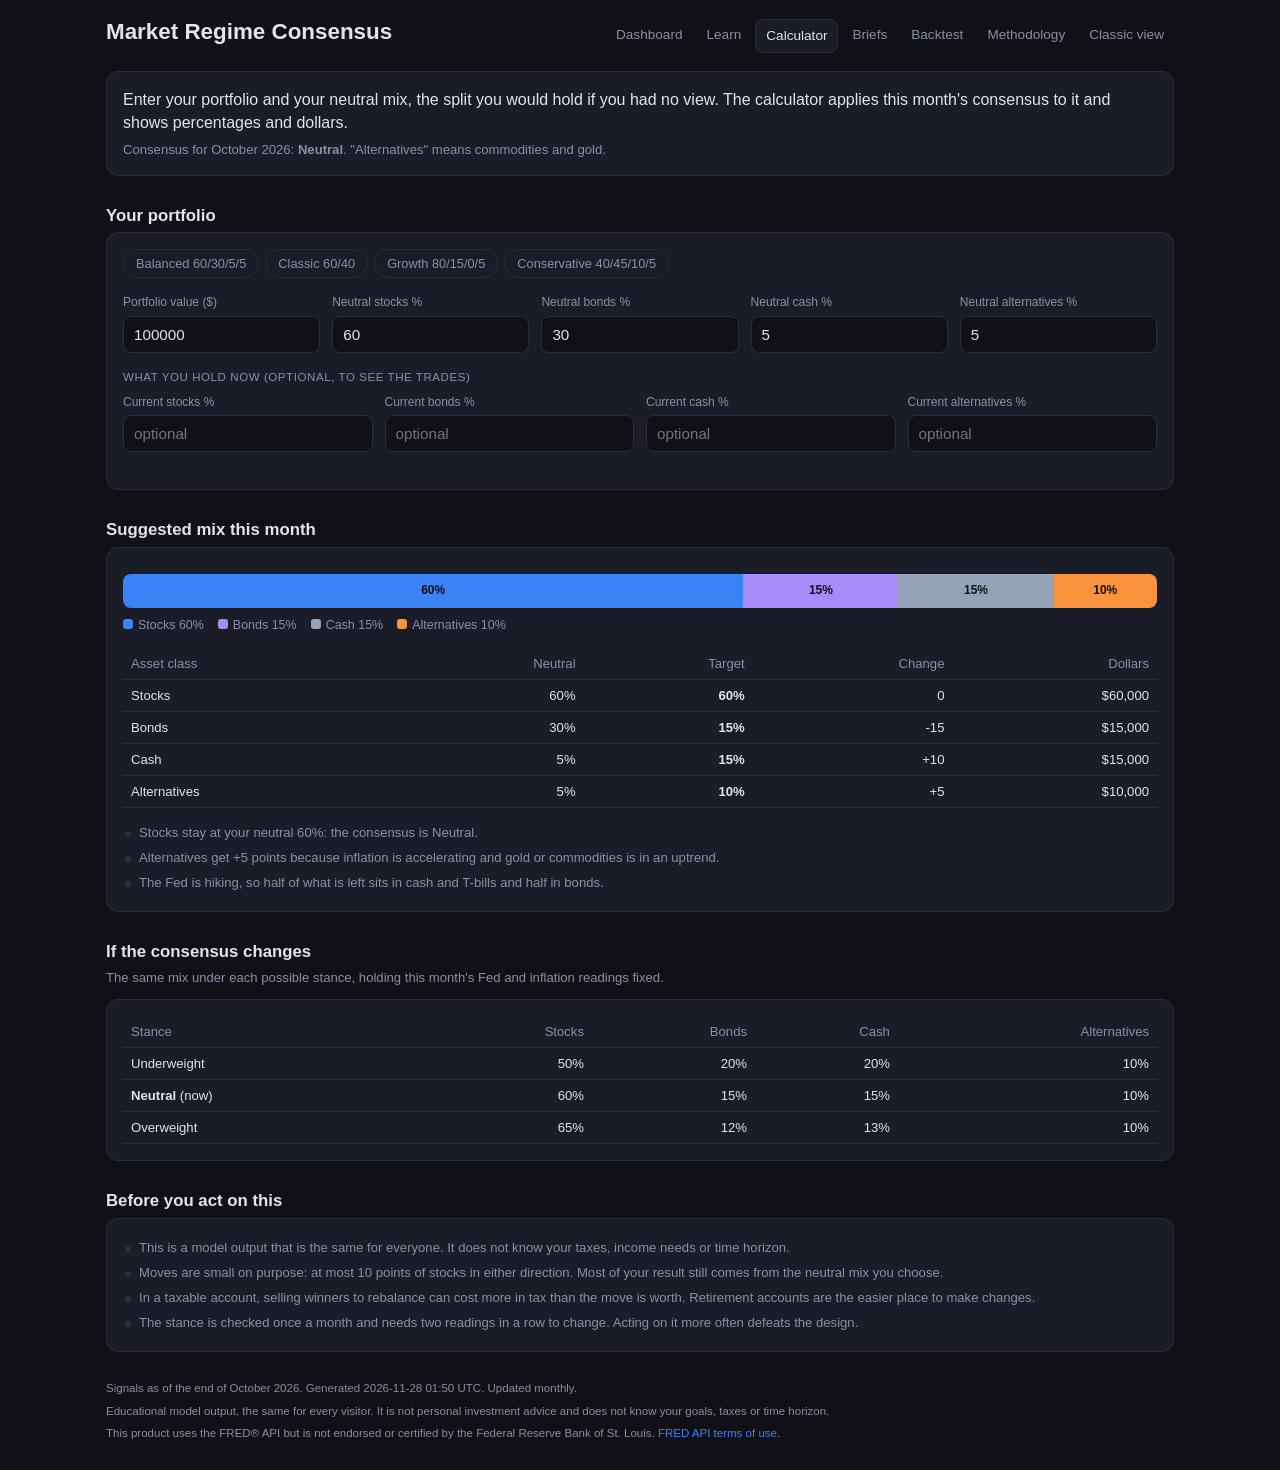
<file: docs/calculator.html>
<!DOCTYPE html>
<html lang="en">
<head>
<meta charset="UTF-8">
<meta name="viewport" content="width=device-width, initial-scale=1.0">
<title>Allocation calculator</title>
<link rel="stylesheet" href="style.css">
</head>
<body>
<div class="topbar" id="topbar"></div>
<div id="app"><div class="loading">Loading signals...</div></div>
<footer></footer>

<script src="app.js"></script>
<script>
renderNav('calculator.html');

const PRESETS = { 'Balanced 60/30/5/5': [60, 30, 5, 5], 'Classic 60/40': [60, 40, 0, 0], 'Growth 80/15/0/5': [80, 15, 0, 5], 'Conservative 40/45/10/5': [40, 45, 10, 5] };
const money = (x) => '$' + Math.round(x).toLocaleString('en-US');
const num = (id) => { const v = parseFloat($('#' + id).value); return Number.isFinite(v) ? v : null; };
let D = null;

function inputs(prefix, label, values) {
  return ASSETS.map((a, i) => `<label>${label} ${ASSET_NAME[a].toLowerCase()} %<input id="${prefix}_${a}" type="number" inputmode="decimal" min="0" max="100" step="1" value="${values ? values[i] : ''}" ${values ? '' : 'placeholder="optional"'}></label>`).join('');
}

function shell(d) {
  const n = d.allocation.neutral;
  $('#app').innerHTML = sampleBanner(d) + `
    <div class="card">
      <p>Enter your portfolio and your neutral mix, the split you would hold if you had no view. The calculator applies this month's consensus to it and shows percentages and dollars.</p>
      <p class="hint" style="margin-top:6px">Consensus for ${esc(d.as_of_label)}: <b>${esc(d.stance.label)}</b>. "Alternatives" means commodities and gold.</p>
    </div>
    <h2>Your portfolio</h2>
    <div class="card">
      <div class="chips" style="margin-top:0">${Object.keys(PRESETS).map((p) => `<button class="chip" data-preset="${p}">${p}</button>`).join('')}</div>
      <div class="form">
        <label>Portfolio value ($)<input id="value" type="number" inputmode="decimal" min="0" step="1000" value="100000"></label>
        ${inputs('n', 'Neutral', ASSETS.map((a) => n[a]))}
      </div>
      <div class="label" style="margin:16px 0 8px">What you hold now (optional, to see the trades)</div>
      <div class="form">${inputs('c', 'Current', null)}</div>
      <div class="err" id="err"></div>
    </div>
    <div id="out"></div>`;
  document.querySelectorAll('[data-preset]').forEach((b) => b.addEventListener('click', () => {
    PRESETS[b.dataset.preset].forEach((v, i) => { $('#n_' + ASSETS[i]).value = v; });
    calc();
  }));
  document.querySelectorAll('input').forEach((i) => i.addEventListener('input', calc));
}

function calc() {
  const a = D.allocation, s = D.stance;
  const value = num('value') || 0;
  const neutral = Object.fromEntries(ASSETS.map((k) => [k, num('n_' + k) ?? 0]));
  const nSum = ASSETS.reduce((t, k) => t + neutral[k], 0);
  const cur = Object.fromEntries(ASSETS.map((k) => [k, num('c_' + k)]));
  const hasCur = ASSETS.some((k) => cur[k] != null);
  const cSum = ASSETS.reduce((t, k) => t + (cur[k] || 0), 0);
  let err = '';
  if (ASSETS.some((k) => neutral[k] < 0 || neutral[k] > 100)) err = 'Each percentage must be between 0 and 100.';
  else if (Math.abs(nSum - 100) > 0.01) err = `Your neutral mix adds up to ${nSum}%. It needs to total 100%.`;
  else if (hasCur && Math.abs(cSum - 100) > 0.01) err = `Your current mix adds up to ${cSum}%. It needs to total 100%, or leave all four blank.`;
  $('#err').textContent = err;
  if (err) { $('#out').innerHTML = ''; return; }

  const target = modelAllocation(neutral, a.equity_offset, a.alt_tilt, a.defensive, a.cash_share);
  const diff = (x) => (x === 0 ? '0' : (x > 0 ? '+' : '') + x);
  const why = [];
  why.push(a.equity_offset === 0 ? `Stocks stay at your neutral ${neutral.stocks}%: the consensus is ${s.label}.`
    : `Stocks move ${diff(a.equity_offset)} points: the consensus is ${s.label}${s.valuation_tilt === 'expensive' && a.equity_offset > 0 ? ', at half size because valuation reads expensive' : ''}.`);
  why.push(a.alt_tilt > 0 ? `Alternatives get ${diff(a.alt_tilt)} points because inflation is accelerating and gold or commodities is in an uptrend.`
    : a.alt_tilt < 0 ? `Alternatives give up ${Math.abs(a.alt_tilt)} points because growth and inflation are both slowing.`
    : `Alternatives stay at neutral: ${esc(a.alt_note)}`);
  why.push({ cash: 'The Fed is hiking, so half of what is left sits in cash and T-bills and half in bonds.',
    bonds: 'The Fed is cutting, so about nine-tenths of what is left sits in bonds.',
    split: 'The Fed is on hold, so bonds and cash keep your usual proportions.' }[a.defensive]);

  const scen = [['Underweight', -s.step_down], ['Neutral', 0], ['Overweight', s.step_up]].map(([name, off]) =>
    [name, modelAllocation(neutral, off, a.alt_tilt, a.defensive, a.cash_share)]);

  $('#out').innerHTML = `
    <h2>Suggested mix this month</h2>
    <div class="card calc">
      ${mixBar(target)}
      <table style="margin-top:14px">
        <tr><th>Asset class</th><th class="n">Neutral</th><th class="n">Target</th><th class="n">Change</th><th class="n">Dollars</th>${hasCur ? '<th class="n">Trade</th>' : ''}</tr>
        ${ASSETS.map((k) => `<tr><td>${ASSET_NAME[k]}</td><td class="n">${neutral[k]}%</td><td class="n"><b>${target[k]}%</b></td><td class="n">${diff(Math.round((target[k] - neutral[k]) * 10) / 10)}</td><td class="n">${money(value * target[k] / 100)}</td>
          ${hasCur ? `<td class="n">${(() => { const t = value * (target[k] - (cur[k] || 0)) / 100; return Math.abs(t) < 1 ? 'none' : (t > 0 ? 'Buy ' : 'Sell ') + money(Math.abs(t)); })()}</td>` : ''}</tr>`).join('')}
      </table>
      <ul class="notes" style="margin-top:12px">${why.map((w) => `<li>${esc(w)}</li>`).join('')}</ul>
    </div>
    <h2>If the consensus changes</h2>
    <p class="hint">The same mix under each possible stance, holding this month's Fed and inflation readings fixed.</p>
    <div class="card calc"><table>
      <tr><th>Stance</th>${ASSETS.map((k) => `<th class="n">${ASSET_NAME[k]}</th>`).join('')}</tr>
      ${scen.map(([name, m]) => `<tr><td>${name === s.label ? `<b>${name}</b> (now)` : name}</td>${ASSETS.map((k) => `<td class="n">${m[k]}%</td>`).join('')}</tr>`).join('')}
    </table></div>
    <h2>Before you act on this</h2>
    <div class="card"><ul class="notes">
      <li>This is a model output that is the same for everyone. It does not know your taxes, income needs or time horizon.</li>
      <li>Moves are small on purpose: at most ${Math.max(s.step_up, s.step_down)} points of stocks in either direction. Most of your result still comes from the neutral mix you choose.</li>
      <li>In a taxable account, selling winners to rebalance can cost more in tax than the move is worth. Retirement accounts are the easier place to make changes.</li>
      <li>The stance is checked once a month and needs two readings in a row to change. Acting on it more often defeats the design.</li>
    </ul></div>`;
}

loadJSON('data/signals.json').then((d) => { D = d; shell(d); calc(); renderFooter(d); }).catch(showError);
</script>
</body>
</html>
</file>
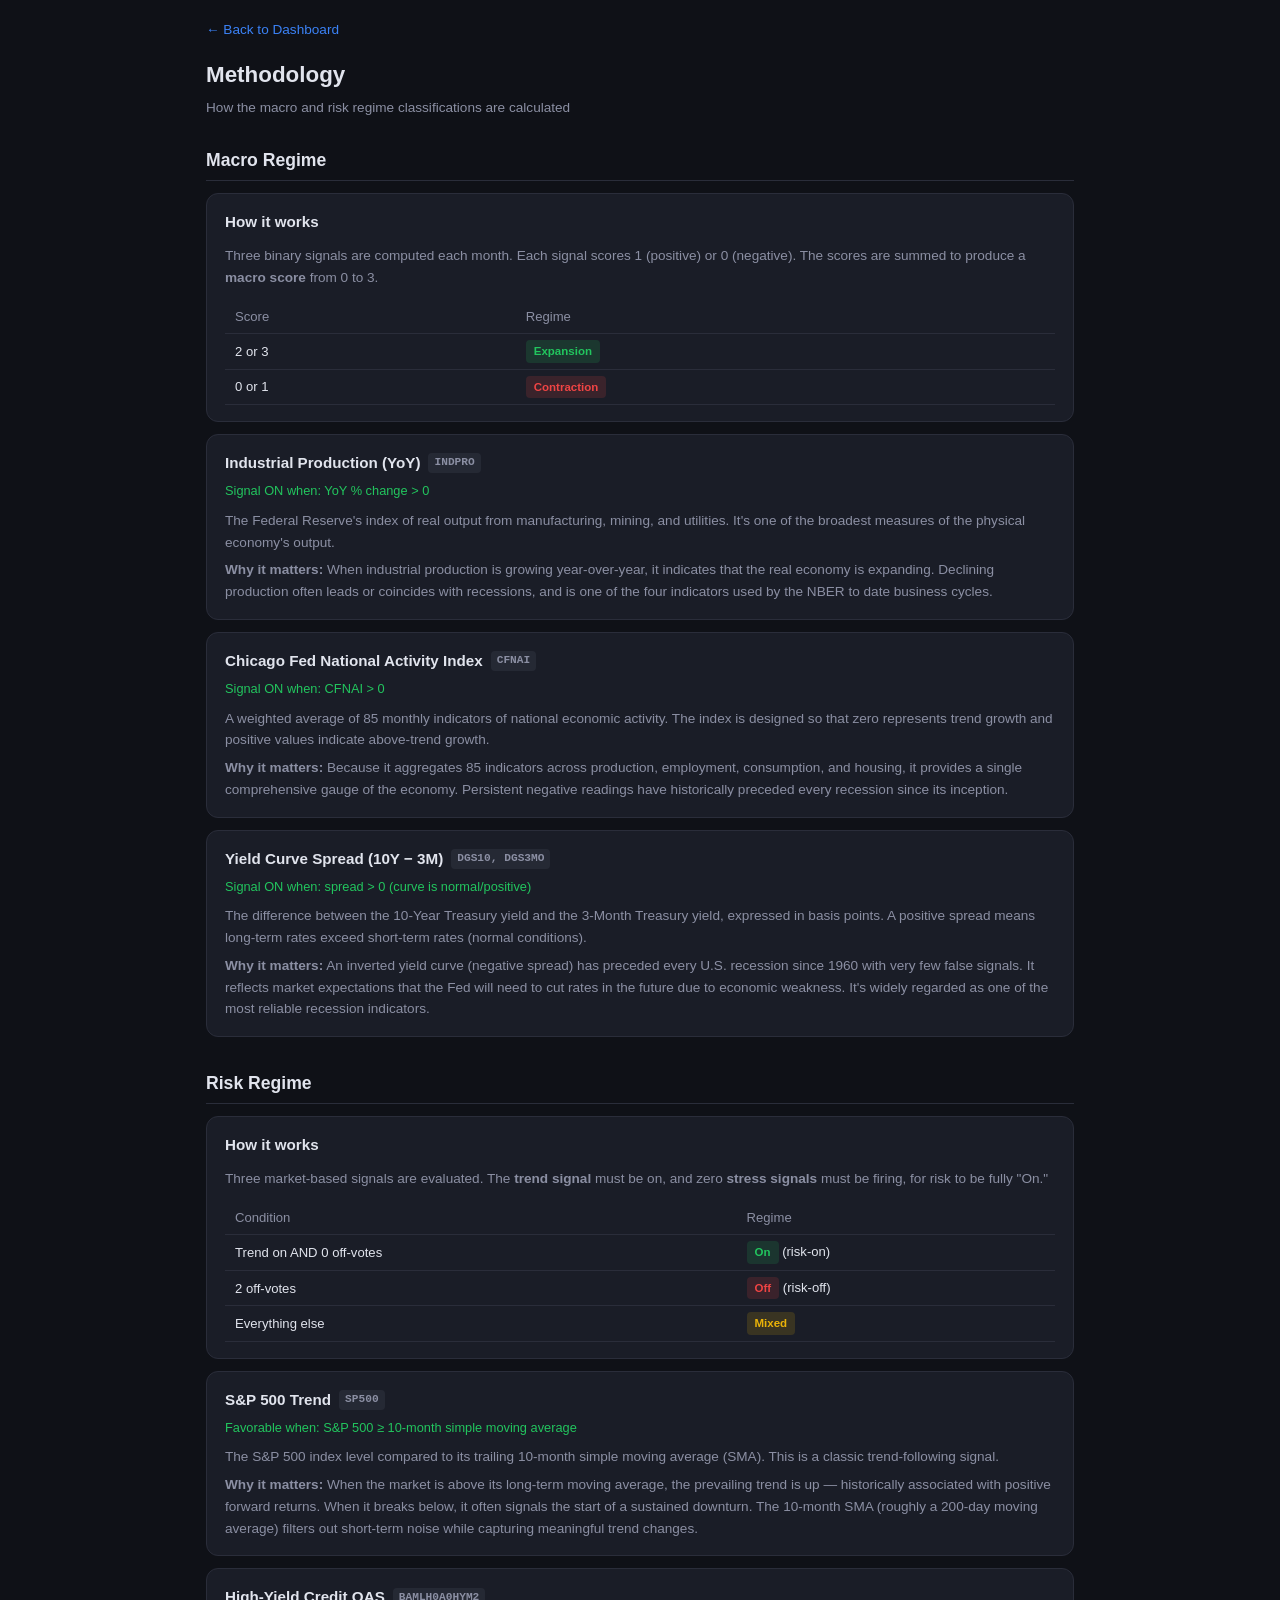
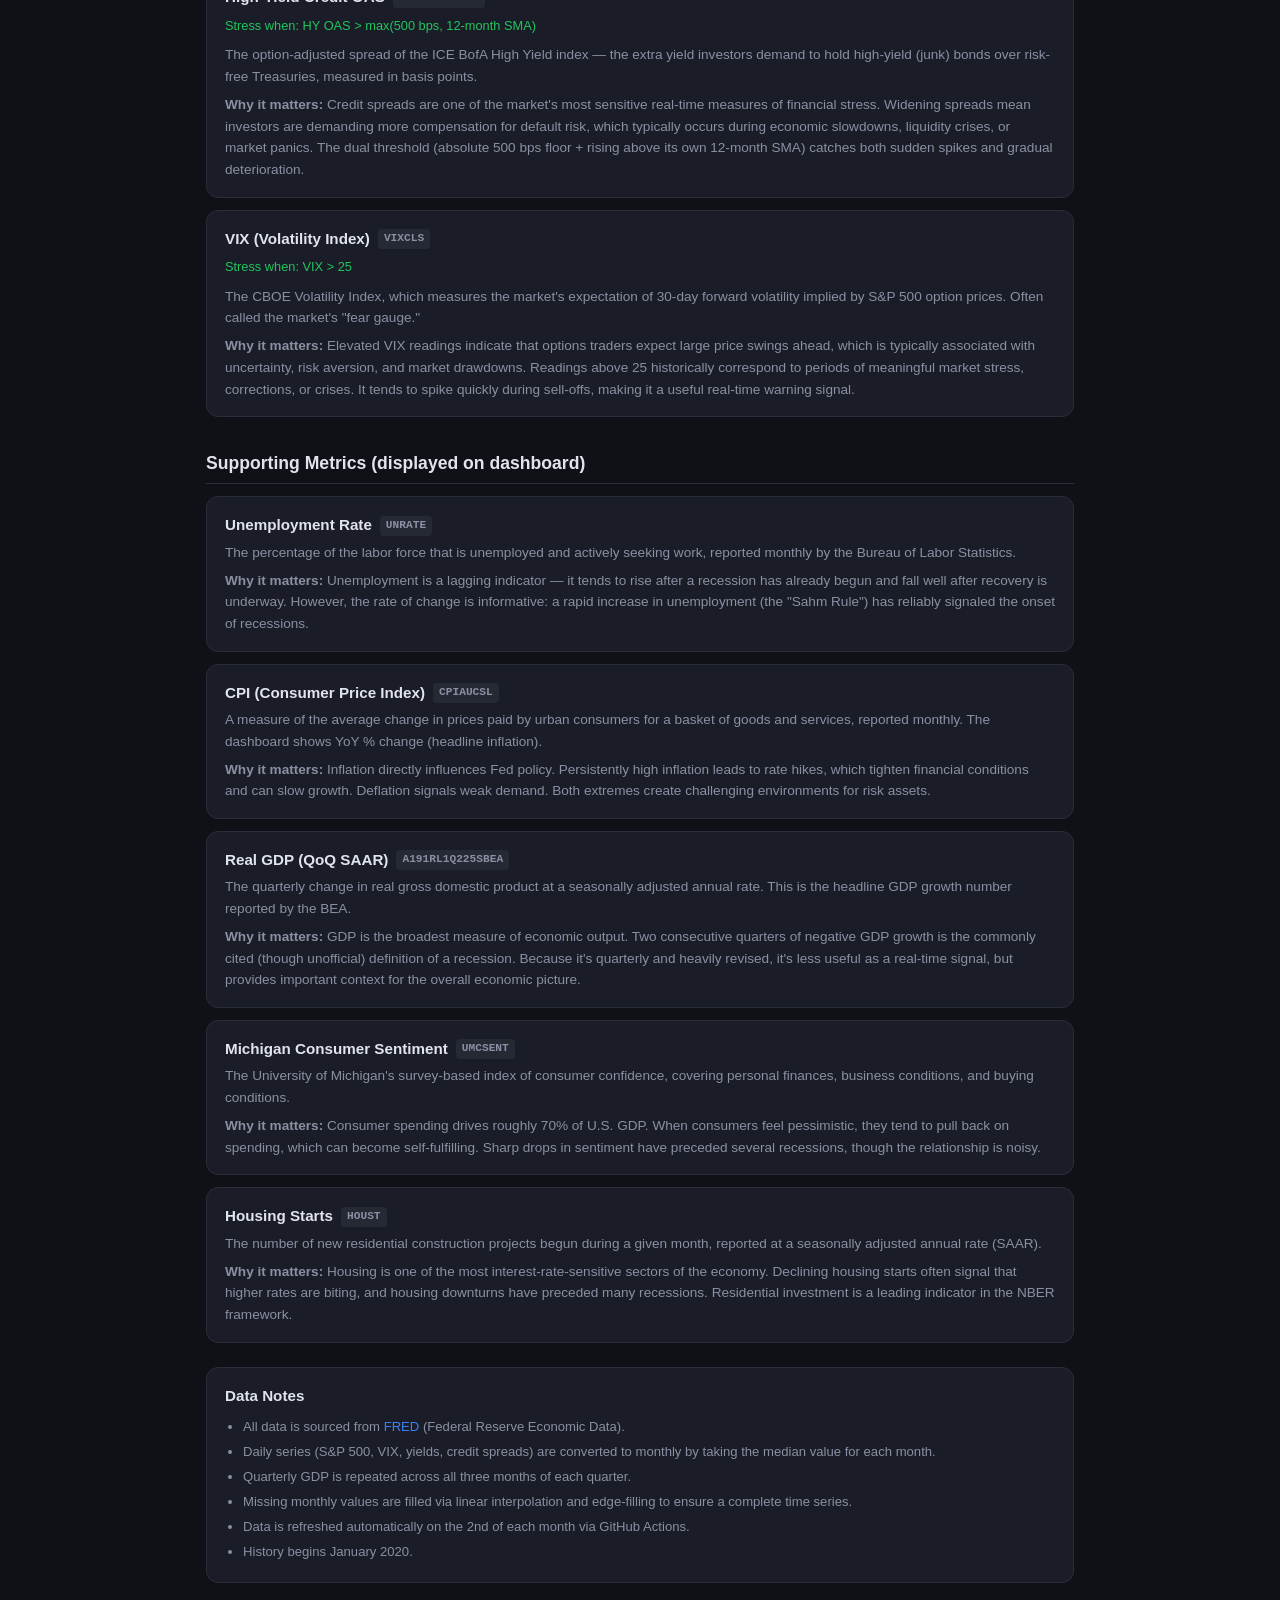
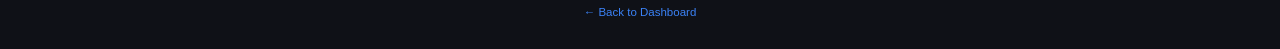
<file: docs/classic-methodology.html>
<!DOCTYPE html>
<html lang="en">
<head>
<meta charset="UTF-8">
<meta name="viewport" content="width=device-width, initial-scale=1.0">
<title>Methodology — Risk Regime Dashboard</title>
<style>
  :root {
    --bg: #0f1117;
    --card: #1a1d27;
    --border: #2a2d3a;
    --text: #e1e4ed;
    --muted: #8b8fa3;
    --green: #22c55e;
    --red: #ef4444;
    --yellow: #eab308;
    --blue: #3b82f6;
  }
  * { margin: 0; padding: 0; box-sizing: border-box; }
  body {
    font-family: -apple-system, BlinkMacSystemFont, 'Segoe UI', Roboto, sans-serif;
    background: var(--bg);
    color: var(--text);
    padding: 16px;
    max-width: 900px;
    margin: 0 auto;
    line-height: 1.6;
  }
  a { color: var(--blue); text-decoration: none; }
  a:hover { text-decoration: underline; }
  .back { display: inline-block; margin-bottom: 16px; font-size: 0.85rem; }
  h1 { font-size: 1.4rem; margin-bottom: 4px; }
  .subtitle { color: var(--muted); font-size: 0.85rem; margin-bottom: 28px; }

  h2 {
    font-size: 1.1rem;
    margin: 32px 0 12px;
    padding-bottom: 6px;
    border-bottom: 1px solid var(--border);
  }
  h2:first-of-type { margin-top: 0; }

  .metric-card {
    background: var(--card);
    border: 1px solid var(--border);
    border-radius: 12px;
    padding: 16px 18px;
    margin-bottom: 12px;
  }
  .metric-card h3 {
    font-size: 0.95rem;
    margin-bottom: 4px;
    display: flex;
    align-items: center;
    gap: 8px;
  }
  .metric-card .fred-code {
    font-size: 0.7rem;
    color: var(--muted);
    background: rgba(139,143,163,0.1);
    padding: 1px 6px;
    border-radius: 4px;
    font-family: monospace;
  }
  .metric-card .signal-rule {
    font-size: 0.8rem;
    color: var(--green);
    margin: 6px 0 8px;
    font-weight: 500;
  }
  .metric-card p {
    font-size: 0.85rem;
    color: var(--muted);
    margin-bottom: 6px;
  }
  .metric-card p:last-child { margin-bottom: 0; }

  .regime-logic {
    background: var(--card);
    border: 1px solid var(--border);
    border-radius: 12px;
    padding: 16px 18px;
    margin-bottom: 12px;
  }
  .regime-logic h3 { font-size: 0.95rem; margin-bottom: 10px; }
  .regime-logic table { width: 100%; border-collapse: collapse; font-size: 0.82rem; }
  .regime-logic th { text-align: left; padding: 6px 10px; border-bottom: 1px solid var(--border); color: var(--muted); font-weight: 500; }
  .regime-logic td { padding: 6px 10px; border-bottom: 1px solid var(--border); }
  .tag {
    display: inline-block;
    padding: 2px 8px;
    border-radius: 4px;
    font-size: 0.72rem;
    font-weight: 600;
  }
  .tag-green { background: rgba(34,197,94,0.15); color: var(--green); }
  .tag-red { background: rgba(239,68,68,0.15); color: var(--red); }
  .tag-yellow { background: rgba(234,179,8,0.15); color: var(--yellow); }

  .data-note {
    background: var(--card);
    border: 1px solid var(--border);
    border-radius: 12px;
    padding: 16px 18px;
    margin-top: 24px;
    font-size: 0.82rem;
    color: var(--muted);
  }
  .data-note h3 { font-size: 0.95rem; color: var(--text); margin-bottom: 8px; }
  .data-note ul { margin-left: 18px; }
  .data-note li { margin-bottom: 4px; }

  footer { text-align: center; color: var(--muted); font-size: 0.72rem; padding: 20px 0 12px; }
</style>
</head>
<body>

<a href="classic.html" class="back">&larr; Back to Dashboard</a>

<h1>Methodology</h1>
<p class="subtitle">How the macro and risk regime classifications are calculated</p>

<!-- ===== MACRO REGIME ===== -->
<h2>Macro Regime</h2>

<div class="regime-logic">
  <h3>How it works</h3>
  <p style="font-size:0.85rem; color:var(--muted); margin-bottom:12px;">
    Three binary signals are computed each month. Each signal scores 1 (positive) or 0 (negative). The scores are summed to produce a <strong>macro score</strong> from 0 to 3.
  </p>
  <table>
    <thead><tr><th>Score</th><th>Regime</th></tr></thead>
    <tbody>
      <tr><td>2 or 3</td><td><span class="tag tag-green">Expansion</span></td></tr>
      <tr><td>0 or 1</td><td><span class="tag tag-red">Contraction</span></td></tr>
    </tbody>
  </table>
</div>

<div class="metric-card">
  <h3>Industrial Production (YoY) <span class="fred-code">INDPRO</span></h3>
  <div class="signal-rule">Signal ON when: YoY % change &gt; 0</div>
  <p>The Federal Reserve's index of real output from manufacturing, mining, and utilities. It's one of the broadest measures of the physical economy's output.</p>
  <p><strong>Why it matters:</strong> When industrial production is growing year-over-year, it indicates that the real economy is expanding. Declining production often leads or coincides with recessions, and is one of the four indicators used by the NBER to date business cycles.</p>
</div>

<div class="metric-card">
  <h3>Chicago Fed National Activity Index <span class="fred-code">CFNAI</span></h3>
  <div class="signal-rule">Signal ON when: CFNAI &gt; 0</div>
  <p>A weighted average of 85 monthly indicators of national economic activity. The index is designed so that zero represents trend growth and positive values indicate above-trend growth.</p>
  <p><strong>Why it matters:</strong> Because it aggregates 85 indicators across production, employment, consumption, and housing, it provides a single comprehensive gauge of the economy. Persistent negative readings have historically preceded every recession since its inception.</p>
</div>

<div class="metric-card">
  <h3>Yield Curve Spread (10Y &minus; 3M) <span class="fred-code">DGS10, DGS3MO</span></h3>
  <div class="signal-rule">Signal ON when: spread &gt; 0 (curve is normal/positive)</div>
  <p>The difference between the 10-Year Treasury yield and the 3-Month Treasury yield, expressed in basis points. A positive spread means long-term rates exceed short-term rates (normal conditions).</p>
  <p><strong>Why it matters:</strong> An inverted yield curve (negative spread) has preceded every U.S. recession since 1960 with very few false signals. It reflects market expectations that the Fed will need to cut rates in the future due to economic weakness. It's widely regarded as one of the most reliable recession indicators.</p>
</div>

<!-- ===== RISK REGIME ===== -->
<h2>Risk Regime</h2>

<div class="regime-logic">
  <h3>How it works</h3>
  <p style="font-size:0.85rem; color:var(--muted); margin-bottom:12px;">
    Three market-based signals are evaluated. The <strong>trend signal</strong> must be on, and zero <strong>stress signals</strong> must be firing, for risk to be fully "On."
  </p>
  <table>
    <thead><tr><th>Condition</th><th>Regime</th></tr></thead>
    <tbody>
      <tr><td>Trend on AND 0 off-votes</td><td><span class="tag tag-green">On</span> (risk-on)</td></tr>
      <tr><td>2 off-votes</td><td><span class="tag tag-red">Off</span> (risk-off)</td></tr>
      <tr><td>Everything else</td><td><span class="tag tag-yellow">Mixed</span></td></tr>
    </tbody>
  </table>
</div>

<div class="metric-card">
  <h3>S&P 500 Trend <span class="fred-code">SP500</span></h3>
  <div class="signal-rule">Favorable when: S&P 500 &ge; 10-month simple moving average</div>
  <p>The S&P 500 index level compared to its trailing 10-month simple moving average (SMA). This is a classic trend-following signal.</p>
  <p><strong>Why it matters:</strong> When the market is above its long-term moving average, the prevailing trend is up — historically associated with positive forward returns. When it breaks below, it often signals the start of a sustained downturn. The 10-month SMA (roughly a 200-day moving average) filters out short-term noise while capturing meaningful trend changes.</p>
</div>

<div class="metric-card">
  <h3>High-Yield Credit OAS <span class="fred-code">BAMLH0A0HYM2</span></h3>
  <div class="signal-rule">Stress when: HY OAS &gt; max(500 bps, 12-month SMA)</div>
  <p>The option-adjusted spread of the ICE BofA High Yield index — the extra yield investors demand to hold high-yield (junk) bonds over risk-free Treasuries, measured in basis points.</p>
  <p><strong>Why it matters:</strong> Credit spreads are one of the market's most sensitive real-time measures of financial stress. Widening spreads mean investors are demanding more compensation for default risk, which typically occurs during economic slowdowns, liquidity crises, or market panics. The dual threshold (absolute 500 bps floor + rising above its own 12-month SMA) catches both sudden spikes and gradual deterioration.</p>
</div>

<div class="metric-card">
  <h3>VIX (Volatility Index) <span class="fred-code">VIXCLS</span></h3>
  <div class="signal-rule">Stress when: VIX &gt; 25</div>
  <p>The CBOE Volatility Index, which measures the market's expectation of 30-day forward volatility implied by S&P 500 option prices. Often called the market's "fear gauge."</p>
  <p><strong>Why it matters:</strong> Elevated VIX readings indicate that options traders expect large price swings ahead, which is typically associated with uncertainty, risk aversion, and market drawdowns. Readings above 25 historically correspond to periods of meaningful market stress, corrections, or crises. It tends to spike quickly during sell-offs, making it a useful real-time warning signal.</p>
</div>

<!-- ===== SUPPORTING METRICS ===== -->
<h2>Supporting Metrics (displayed on dashboard)</h2>

<div class="metric-card">
  <h3>Unemployment Rate <span class="fred-code">UNRATE</span></h3>
  <p>The percentage of the labor force that is unemployed and actively seeking work, reported monthly by the Bureau of Labor Statistics.</p>
  <p><strong>Why it matters:</strong> Unemployment is a lagging indicator — it tends to rise after a recession has already begun and fall well after recovery is underway. However, the rate of change is informative: a rapid increase in unemployment (the "Sahm Rule") has reliably signaled the onset of recessions.</p>
</div>

<div class="metric-card">
  <h3>CPI (Consumer Price Index) <span class="fred-code">CPIAUCSL</span></h3>
  <p>A measure of the average change in prices paid by urban consumers for a basket of goods and services, reported monthly. The dashboard shows YoY % change (headline inflation).</p>
  <p><strong>Why it matters:</strong> Inflation directly influences Fed policy. Persistently high inflation leads to rate hikes, which tighten financial conditions and can slow growth. Deflation signals weak demand. Both extremes create challenging environments for risk assets.</p>
</div>

<div class="metric-card">
  <h3>Real GDP (QoQ SAAR) <span class="fred-code">A191RL1Q225SBEA</span></h3>
  <p>The quarterly change in real gross domestic product at a seasonally adjusted annual rate. This is the headline GDP growth number reported by the BEA.</p>
  <p><strong>Why it matters:</strong> GDP is the broadest measure of economic output. Two consecutive quarters of negative GDP growth is the commonly cited (though unofficial) definition of a recession. Because it's quarterly and heavily revised, it's less useful as a real-time signal, but provides important context for the overall economic picture.</p>
</div>

<div class="metric-card">
  <h3>Michigan Consumer Sentiment <span class="fred-code">UMCSENT</span></h3>
  <p>The University of Michigan's survey-based index of consumer confidence, covering personal finances, business conditions, and buying conditions.</p>
  <p><strong>Why it matters:</strong> Consumer spending drives roughly 70% of U.S. GDP. When consumers feel pessimistic, they tend to pull back on spending, which can become self-fulfilling. Sharp drops in sentiment have preceded several recessions, though the relationship is noisy.</p>
</div>

<div class="metric-card">
  <h3>Housing Starts <span class="fred-code">HOUST</span></h3>
  <p>The number of new residential construction projects begun during a given month, reported at a seasonally adjusted annual rate (SAAR).</p>
  <p><strong>Why it matters:</strong> Housing is one of the most interest-rate-sensitive sectors of the economy. Declining housing starts often signal that higher rates are biting, and housing downturns have preceded many recessions. Residential investment is a leading indicator in the NBER framework.</p>
</div>

<!-- ===== DATA NOTES ===== -->
<div class="data-note">
  <h3>Data Notes</h3>
  <ul>
    <li>All data is sourced from <a href="https://fred.stlouisfed.org/" target="_blank">FRED</a> (Federal Reserve Economic Data).</li>
    <li>Daily series (S&P 500, VIX, yields, credit spreads) are converted to monthly by taking the median value for each month.</li>
    <li>Quarterly GDP is repeated across all three months of each quarter.</li>
    <li>Missing monthly values are filled via linear interpolation and edge-filling to ensure a complete time series.</li>
    <li>Data is refreshed automatically on the 2nd of each month via GitHub Actions.</li>
    <li>History begins January 2020.</li>
  </ul>
</div>

<footer>
  <a href="classic.html">&larr; Back to Dashboard</a>
</footer>

</body>
</html>
</file>
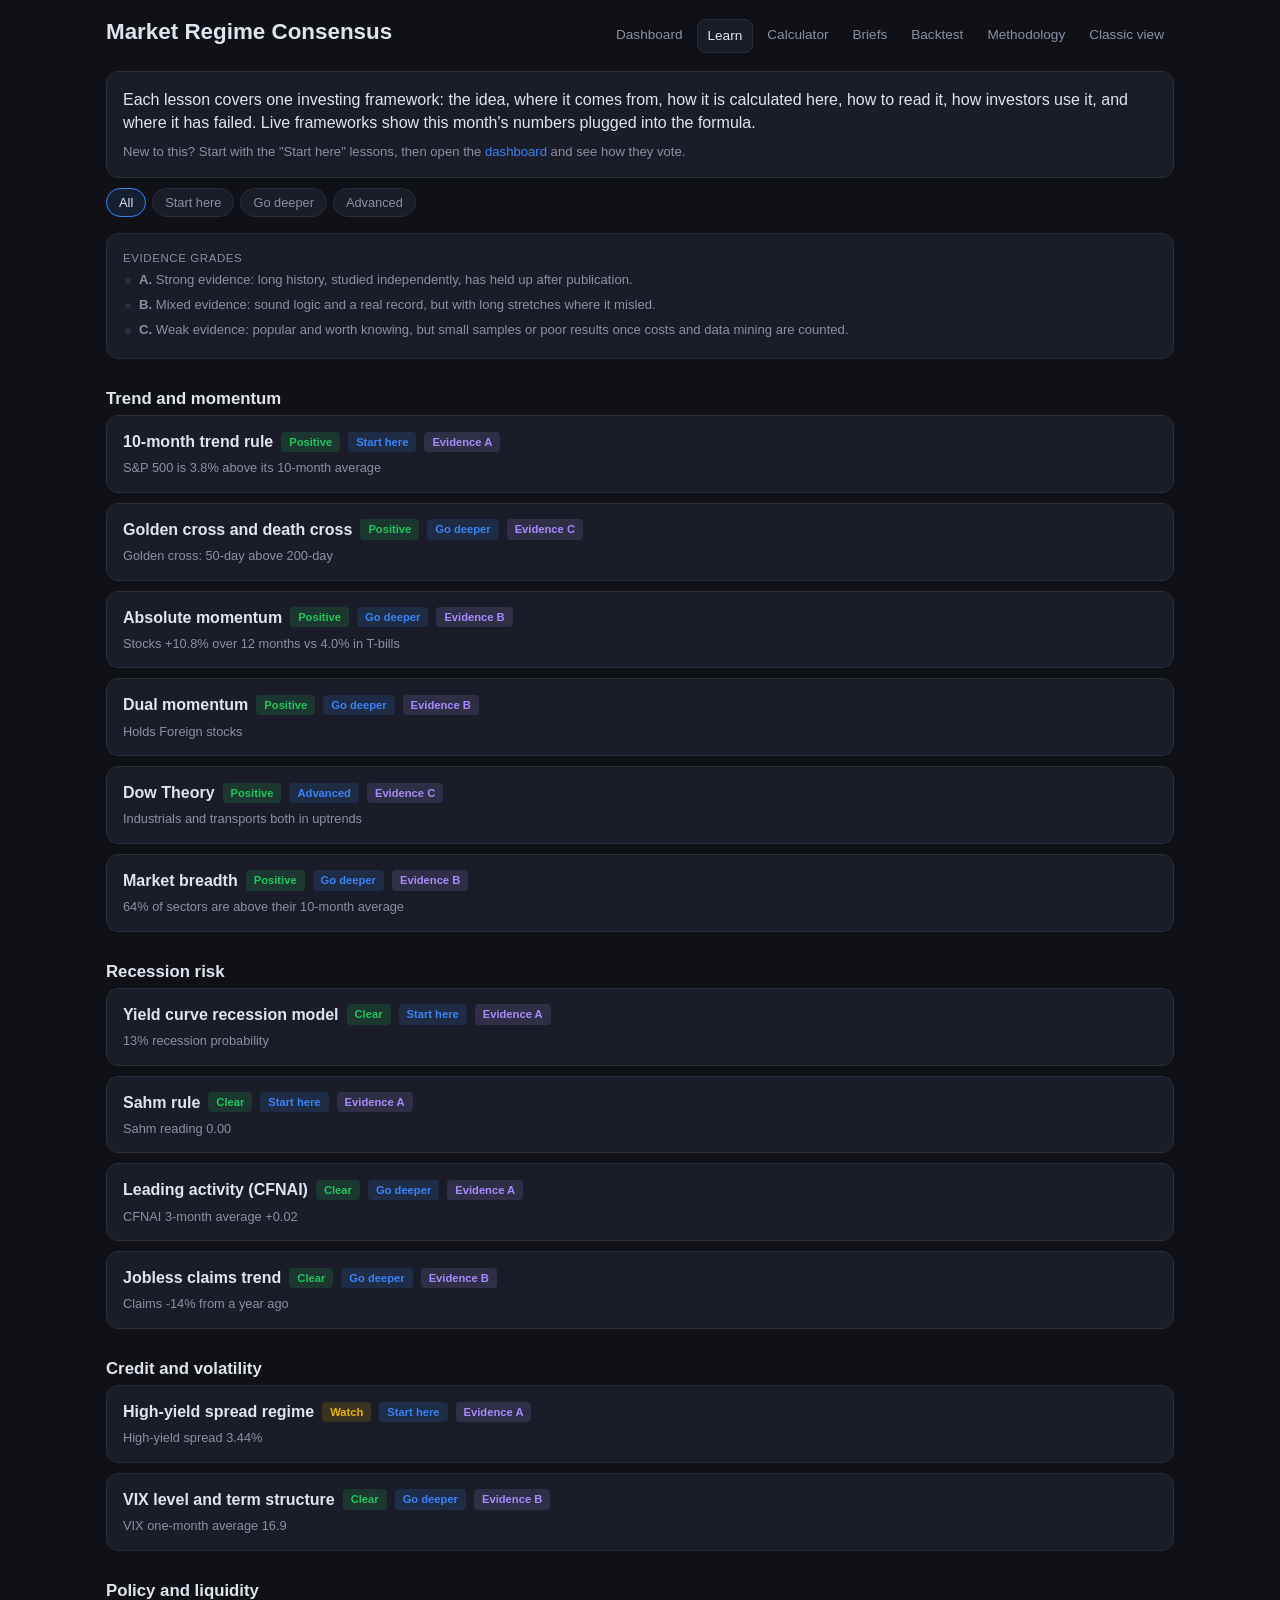
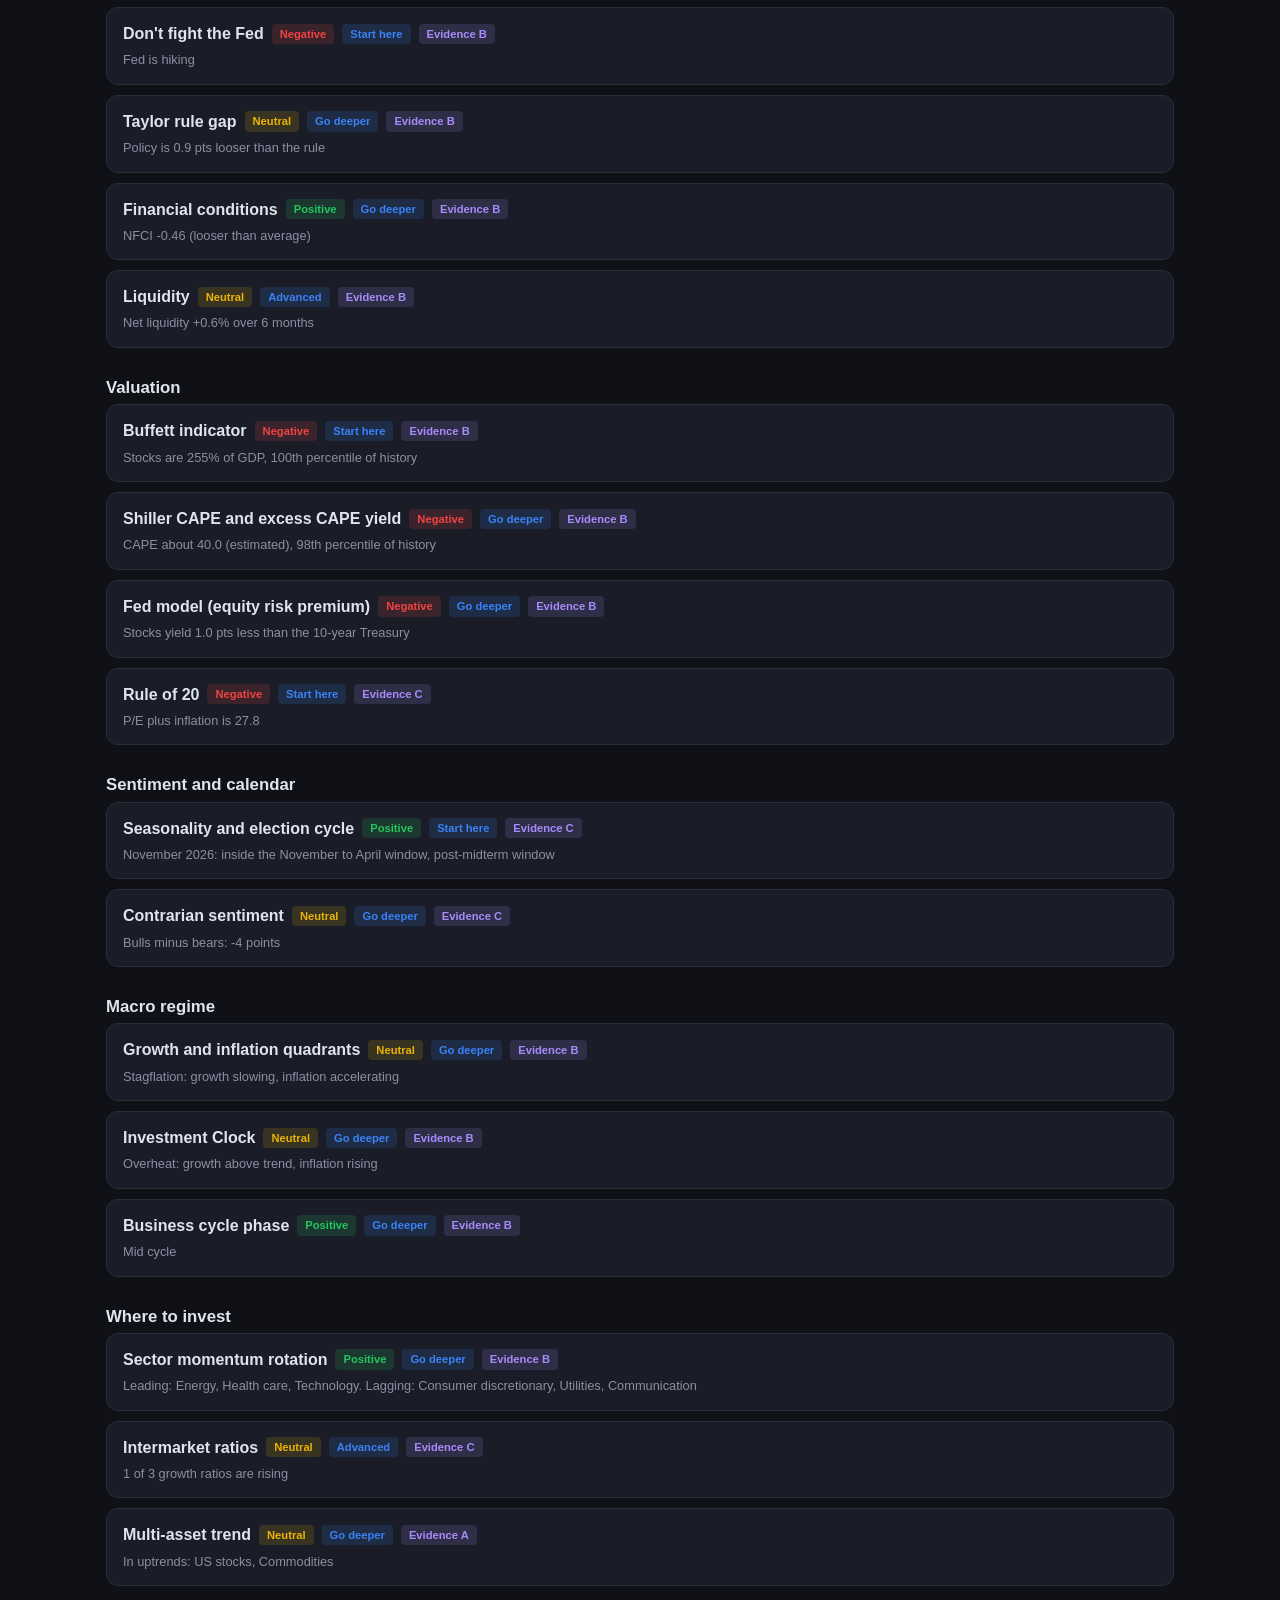
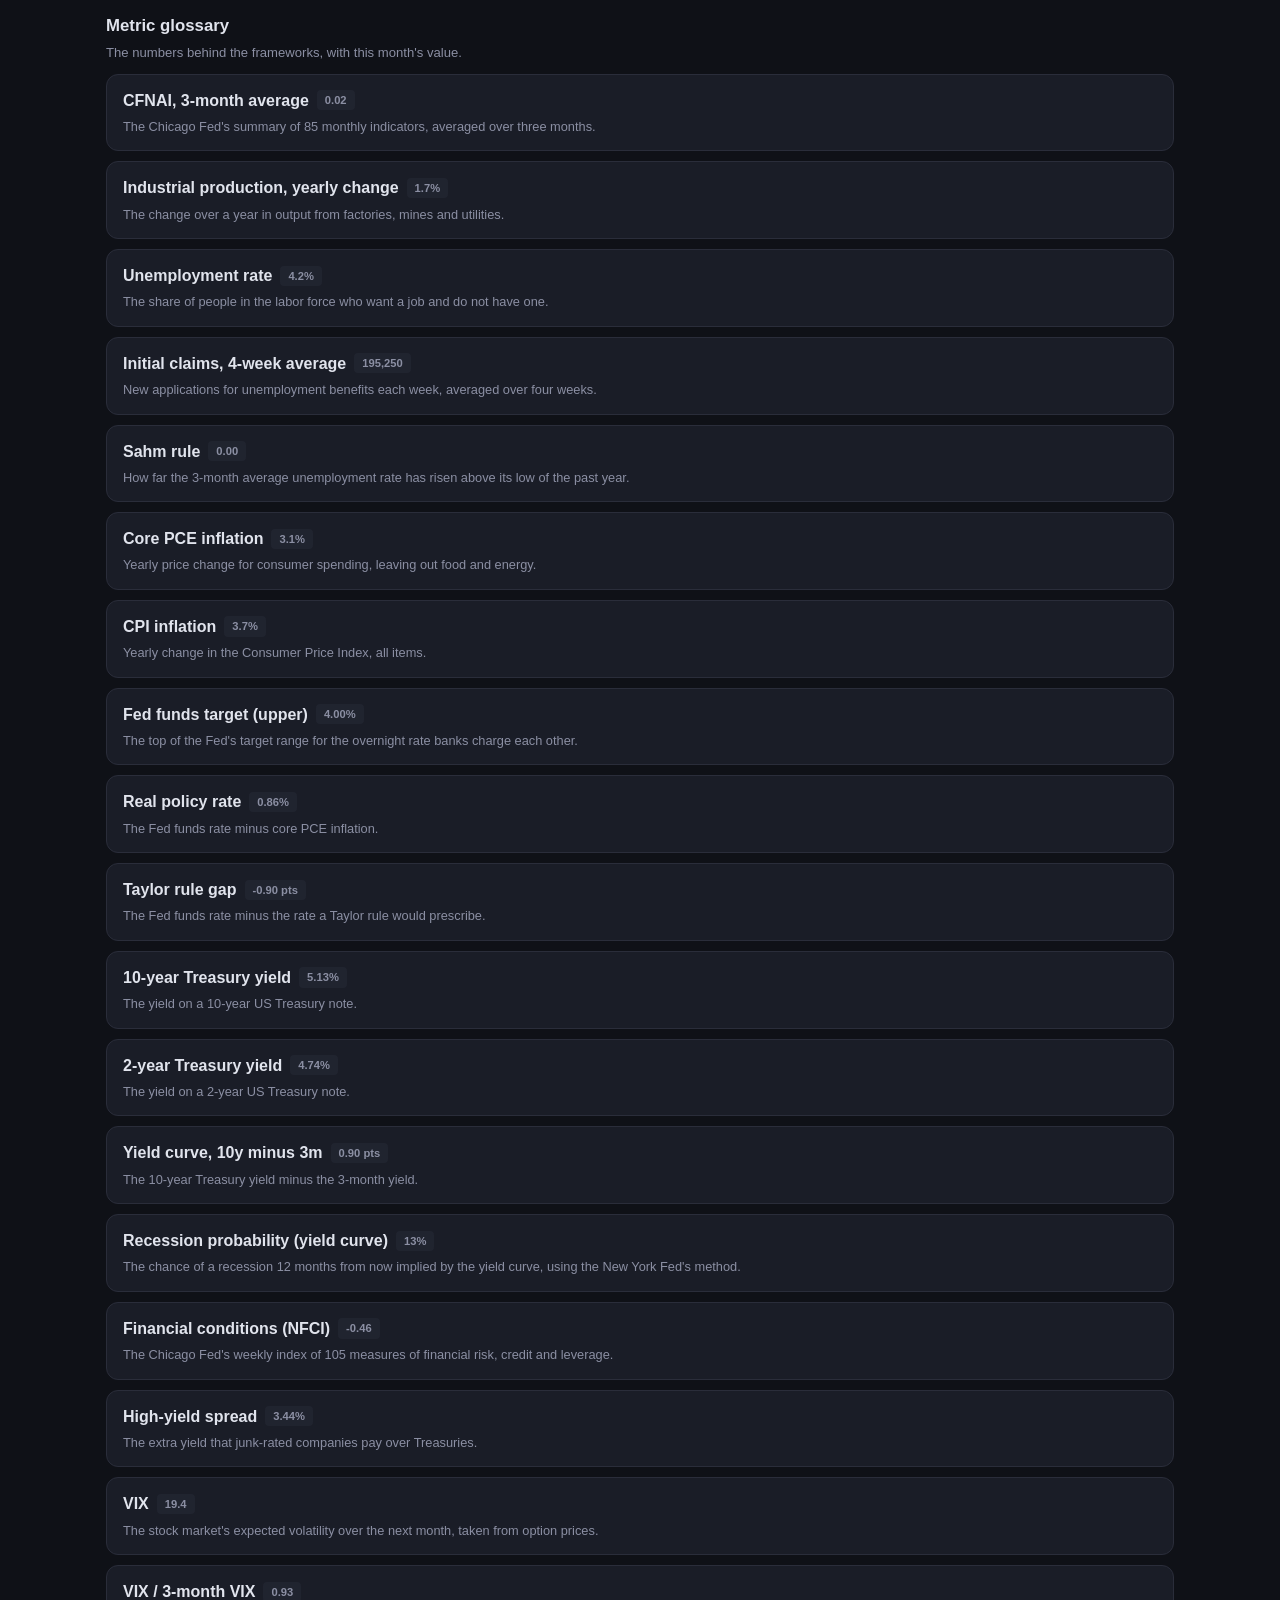
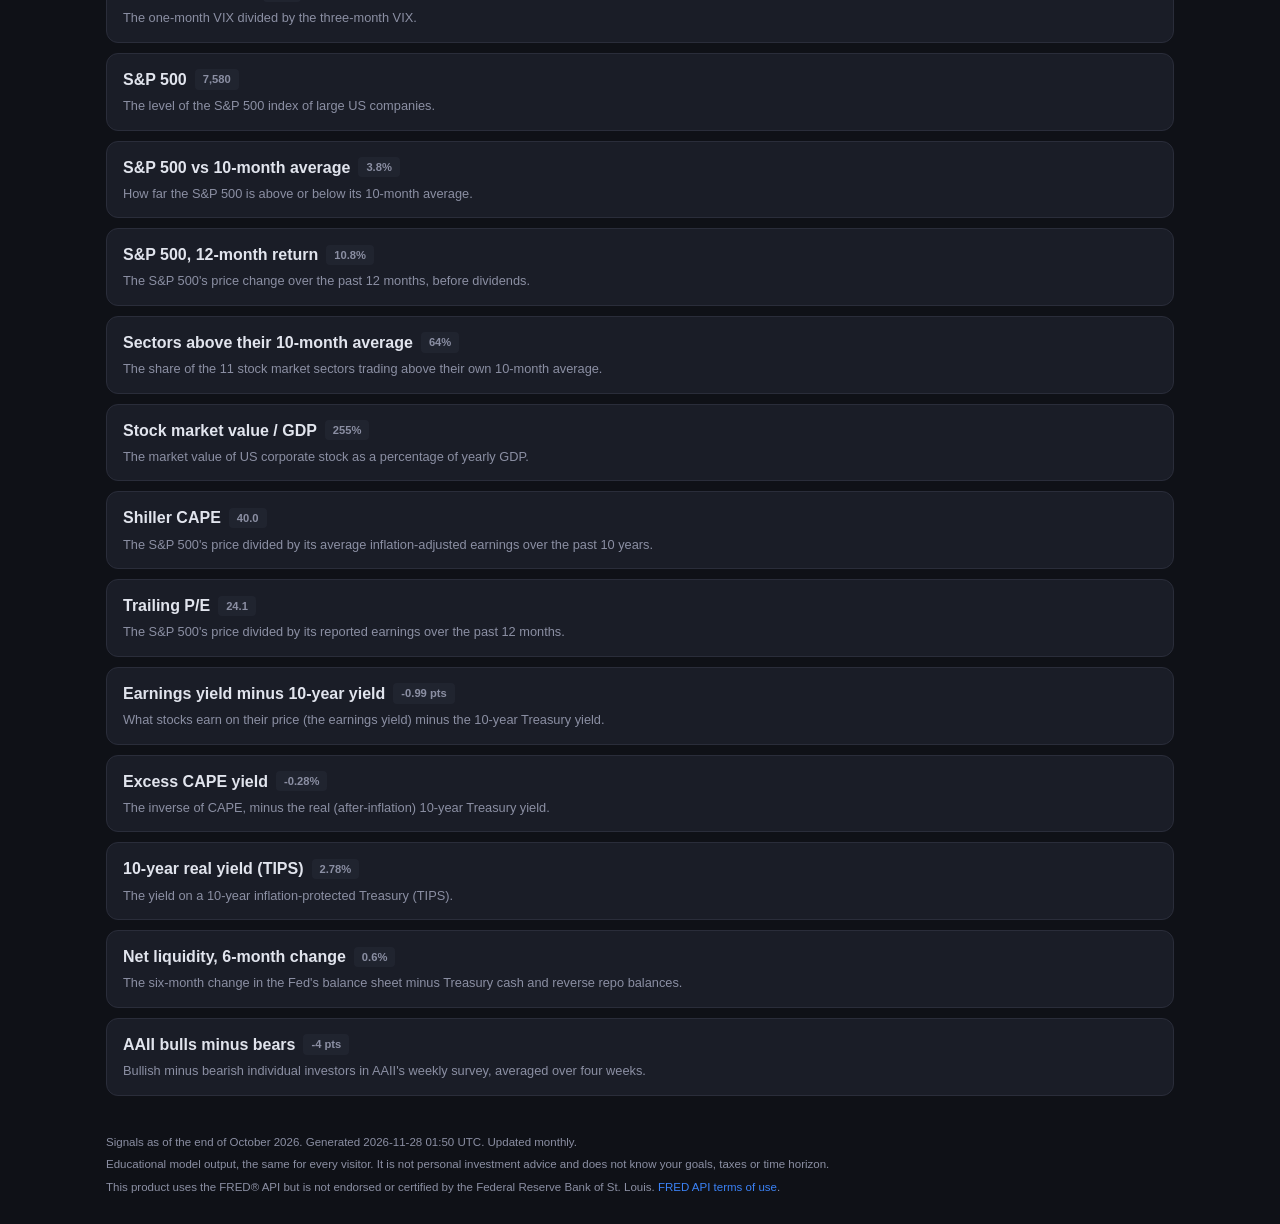
<file: docs/learn.html>
<!DOCTYPE html>
<html lang="en">
<head>
<meta charset="UTF-8">
<meta name="viewport" content="width=device-width, initial-scale=1.0">
<title>Learn the frameworks</title>
<link rel="stylesheet" href="style.css">
</head>
<body>
<div class="topbar" id="topbar"></div>
<div id="app"><div class="loading">Loading lessons...</div></div>
<footer></footer>

<script src="app.js"></script>
<script>
renderNav('learn.html');

const FAMILY_NAME = { macro: 'Macro regime', policy: 'Policy and liquidity', trend: 'Trend and momentum', calendar: 'Sentiment and calendar',
  recession: 'Recession risk', credit_vol: 'Credit and volatility', valuation: 'Valuation', where: 'Where to invest' };
const SECTIONS = [['idea', 'The idea'], ['origin', 'Where it comes from'], ['how', 'How it is calculated here'],
  ['read', 'How to read it'], ['apply', 'How investors use it'], ['fails', 'Where it has failed']];
let state = { level: 'All', status: 'All' };

function lessonCard(l, live) {
  const now = live ? `<span class="tag ${voteClass(live.vote)}">${esc(live.vote_label)}</span>` : `<span class="tag plain">${l.status === 'live' ? 'No data yet' : 'Coming soon'}</span>`;
  const today = live && live.vote != null ? `<div class="today"><h4>With this month's numbers</h4>
      ${live.inputs.length ? `<table>${live.inputs.map((i) => `<tr><td>${esc(i.label)}</td><td>${esc(i.value)}</td></tr>`).join('')}</table>` : ''}
      ${miniTable(live.table)}
      <p class="hint" style="margin-top:8px">Rule: ${esc(live.rule)}</p></div>` : '';
  return `<details class="lesson" id="${l.id}" data-level="${esc(l.level)}" data-status="${l.status}">
    <summary>
      <span class="title">${esc(l.name)} ${now}<span class="tag blue">${esc(l.level)}</span><span class="tag purple" title="${esc(GRADES[l.grade])}">Evidence ${esc(l.grade)}</span></span>
      <span class="now">${live ? esc(live.reading) : esc(l.idea)}</span>
    </summary>
    <div class="body">
      ${SECTIONS.map(([k, t]) => `<div><h4>${t}</h4><p>${esc(l[k])}</p></div>${k === 'how' ? today : ''}`).join('')}
    </div>
  </details>`;
}

let GRADES = {};
function render(lessons, signals) {
  GRADES = lessons.grades;
  const live = Object.fromEntries((signals ? signals.frameworks : []).map((f) => [f.id, f]));
  const chips = (key, values) => values.map((v) => `<button class="chip ${state[key] === v ? 'on' : ''}" data-key="${key}" data-value="${v}">${v}</button>`).join('');
  const show = (l) => (state.level === 'All' || l.level === state.level) && (state.status === 'All' || (state.status === 'Live now') === (l.status === 'live'));
  const fams = [...new Set(lessons.lessons.map((l) => l.family))];
  const body = fams.map((fam) => {
    const items = lessons.lessons.filter((l) => l.family === fam && show(l));
    return items.length ? `<h2>${esc(FAMILY_NAME[fam] || fam)}</h2>${items.map((l) => lessonCard(l, live[l.id])).join('')}` : '';
  }).join('');
  const glossary = signals ? `<h2 id="metrics">Metric glossary</h2><p class="hint">The numbers behind the frameworks, with this month's value.</p>` +
    signals.metrics.map((m) => { const ex = lessons.metrics[m.key]; return ex ? `<details class="lesson"><summary><span class="title">${esc(m.label)} <span class="tag plain">${esc(m.value)}</span></span><span class="now">${esc(ex.what)}</span></summary>
      <div class="body"><div><h4>Why it matters</h4><p>${esc(ex.why)}</p></div><div><h4>How to read it</h4><p>${esc(ex.read)}</p></div></div></details>` : ''; }).join('') : '';

  $('#app').innerHTML = sampleBanner(signals) + `
    <div class="card">
      <p>Each lesson covers one investing framework: the idea, where it comes from, how it is calculated here, how to read it, how investors use it, and where it has failed. Live frameworks show this month's numbers plugged into the formula.</p>
      <p class="hint" style="margin-top:8px">New to this? Start with the "Start here" lessons, then open the <a href="index.html">dashboard</a> and see how they vote.</p>
    </div>
    <div class="chips">${chips('level', ['All', ...lessons.levels])}${lessons.lessons.some((l) => l.status !== 'live') ? `<span style="width:8px"></span>${chips('status', ['All', 'Live now', 'Coming soon'])}` : ''}</div>
    <div class="card" style="margin-bottom:8px"><div class="label">Evidence grades</div>
      <ul class="notes">${Object.entries(lessons.grades).map(([g, t]) => `<li><b>${g}.</b> ${esc(t)}</li>`).join('')}</ul></div>
    ${body || '<p class="hint">No lessons match these filters.</p>'}${glossary}`;

  document.querySelectorAll('.chip').forEach((b) => b.addEventListener('click', () => { state[b.dataset.key] = b.dataset.value; render(lessons, signals); }));
  const target = location.hash && document.getElementById(location.hash.slice(1));
  if (target) { target.open = true; target.scrollIntoView(); }
  renderFooter(signals);
}

loadJSON('data/lessons.json').then((lessons) =>
  loadJSON('data/signals.json').catch(() => null).then((signals) => render(lessons, signals))
).catch(showError);
</script>
</body>
</html>
</file>
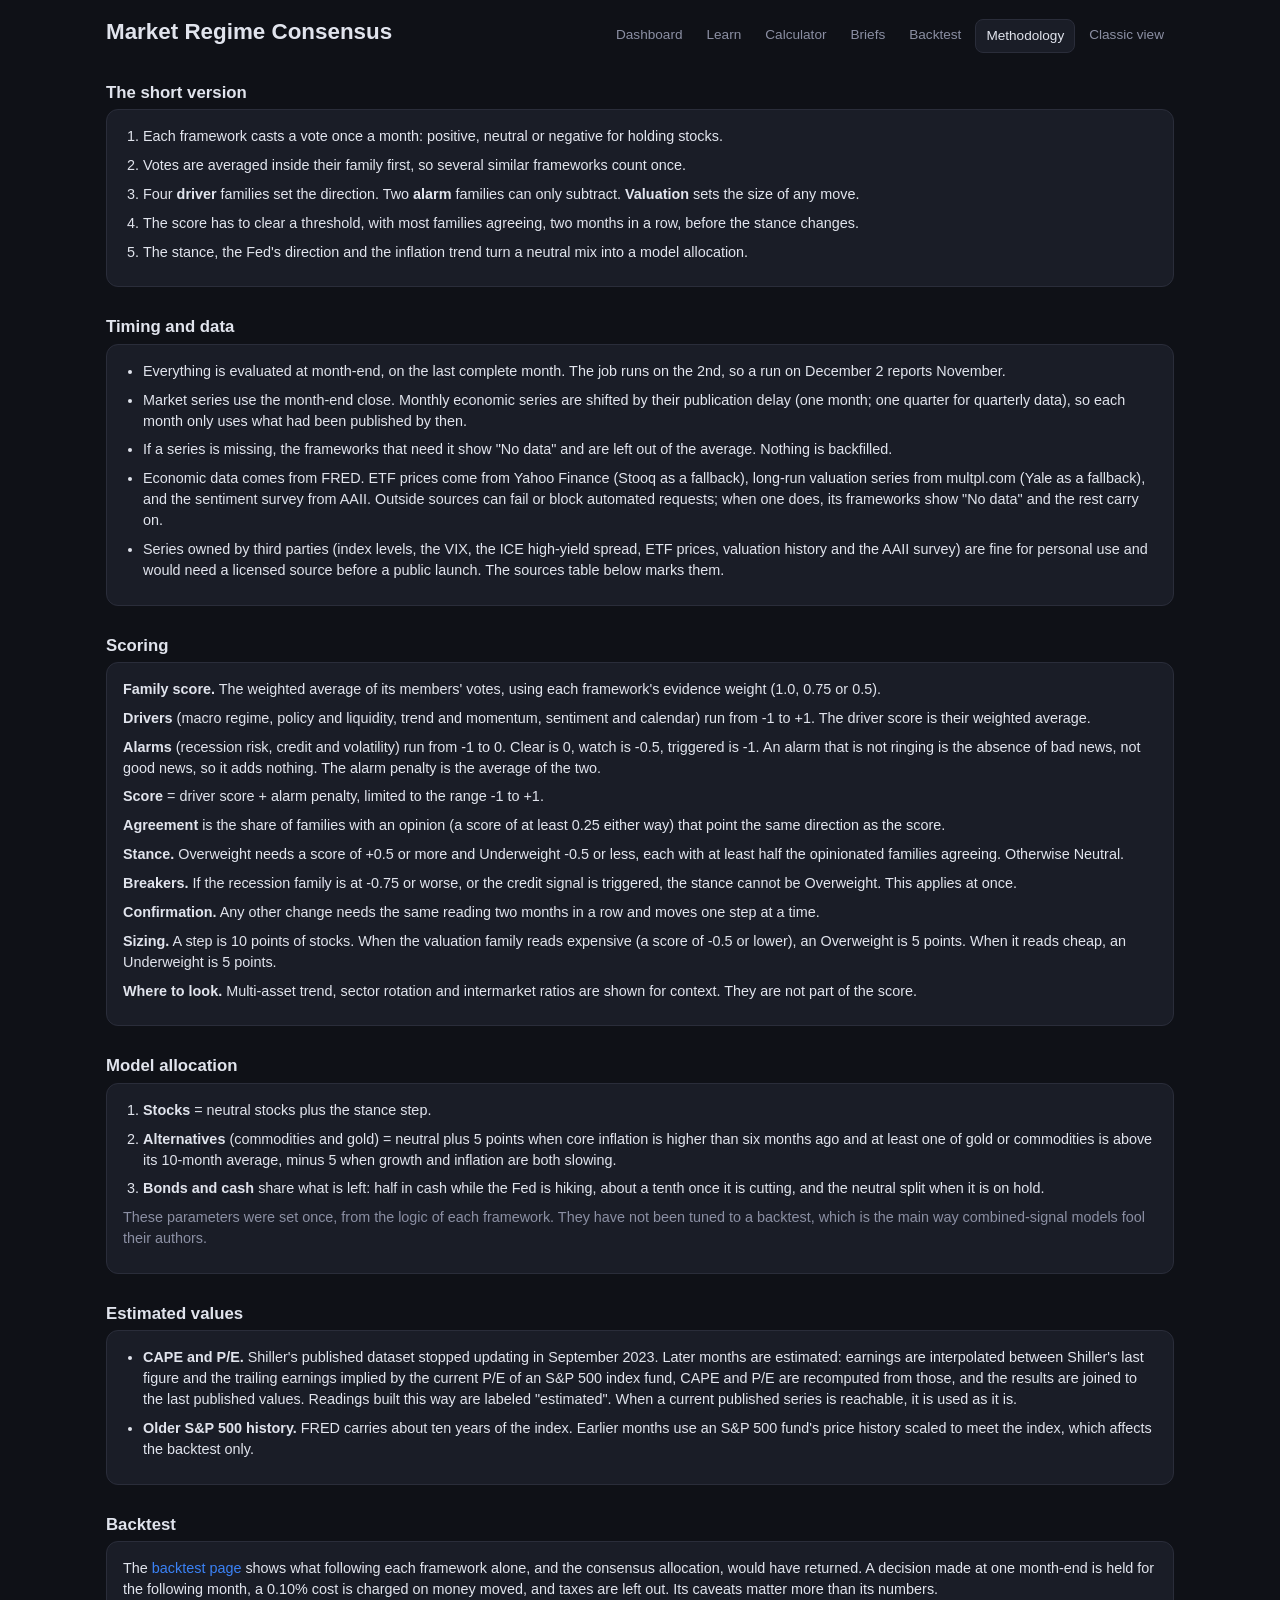
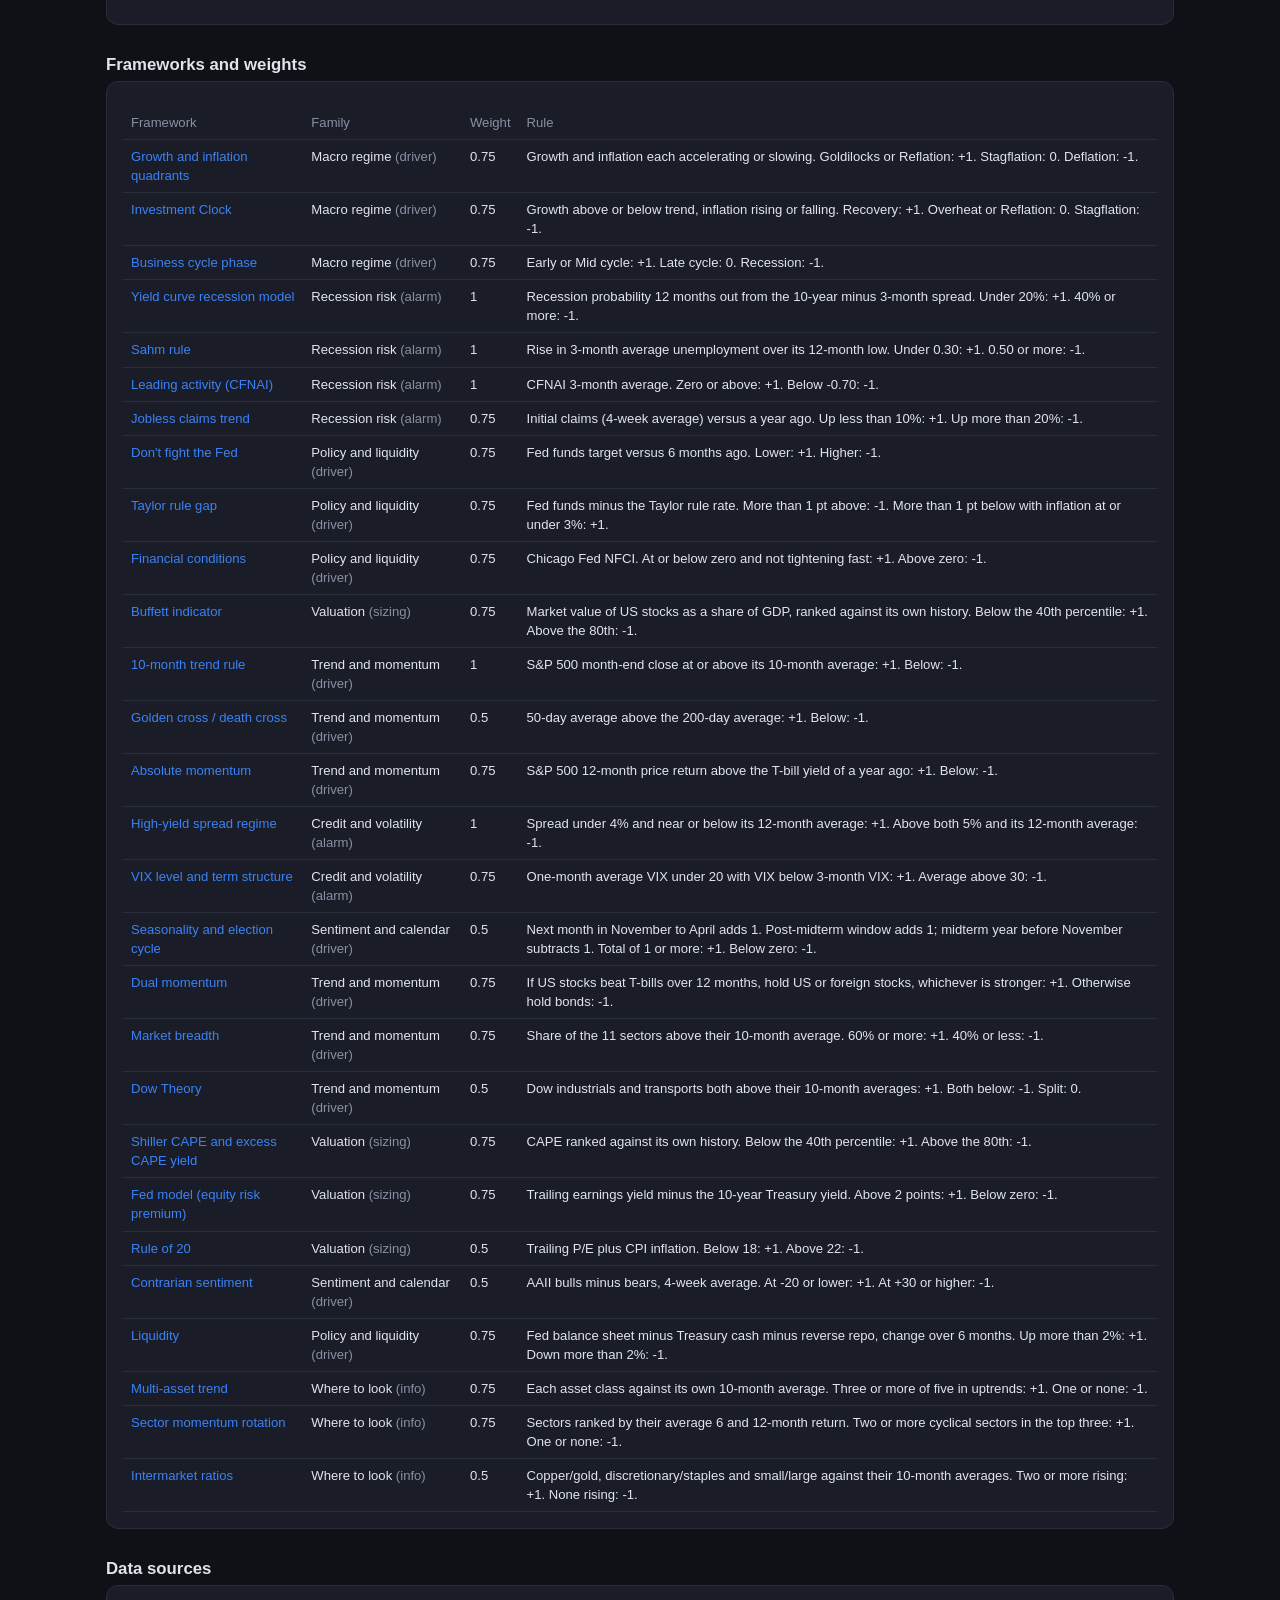
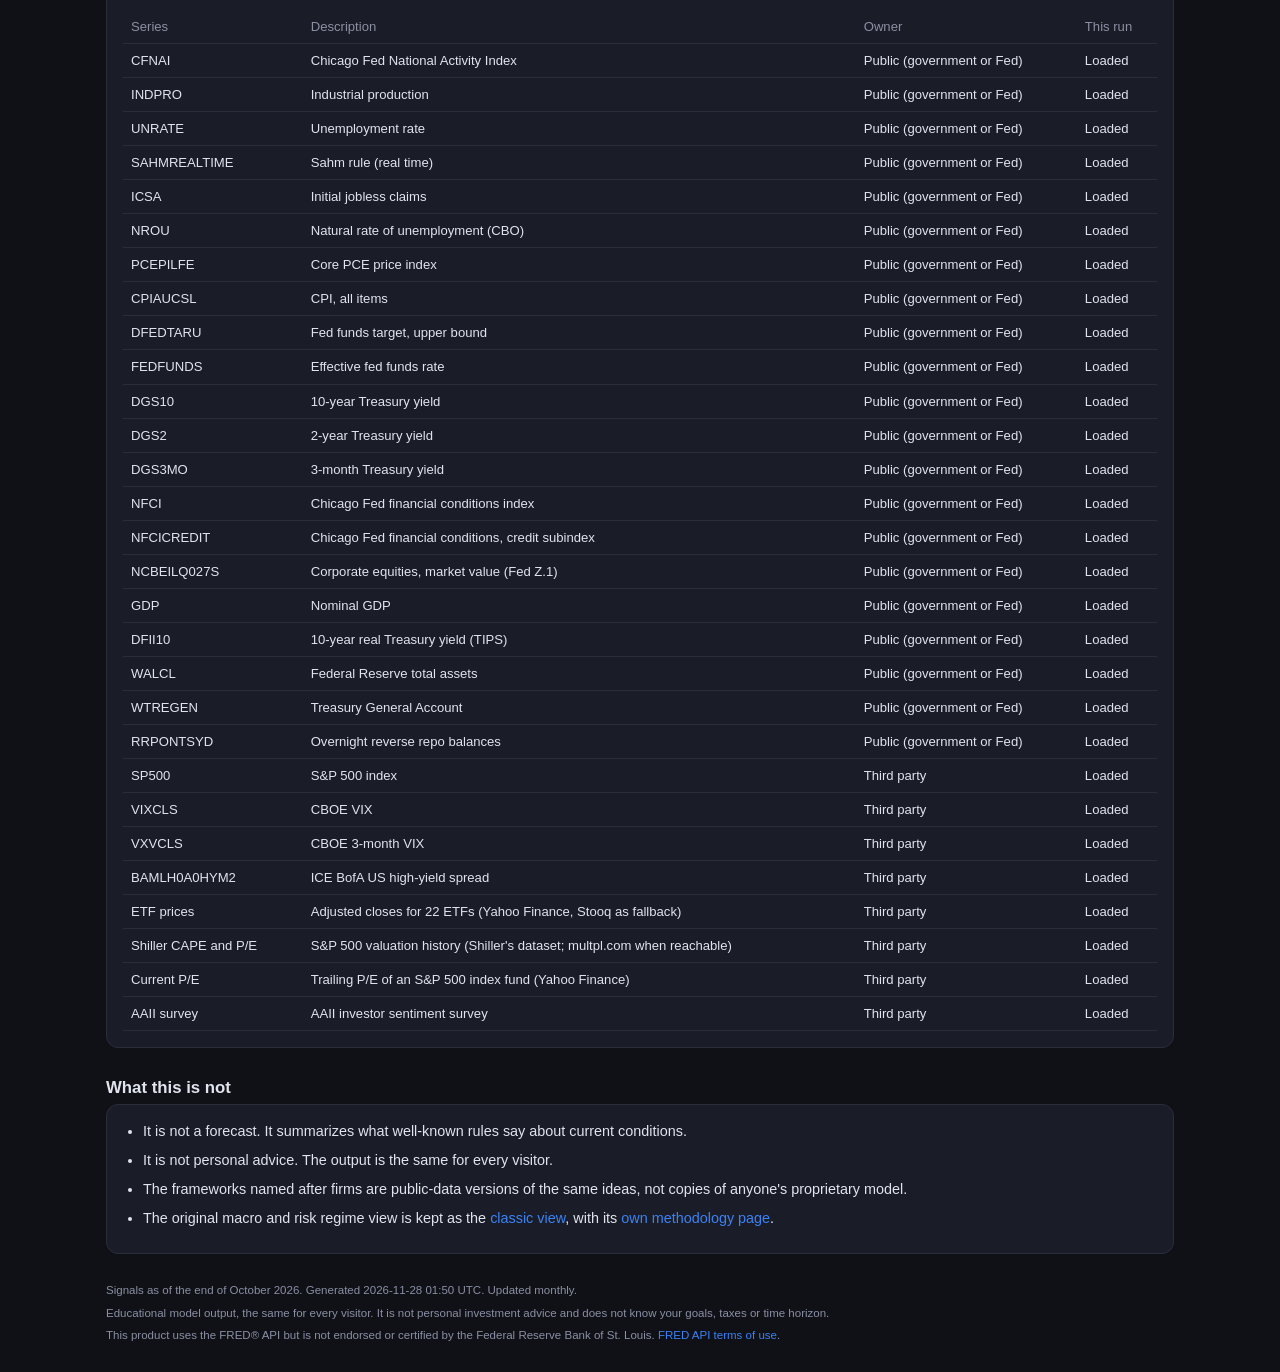
<file: docs/methodology.html>
<!DOCTYPE html>
<html lang="en">
<head>
<meta charset="UTF-8">
<meta name="viewport" content="width=device-width, initial-scale=1.0">
<title>Methodology</title>
<link rel="stylesheet" href="style.css">
<style>
  .doc p, .doc li { font-size: 0.9rem; margin-bottom: 8px; }
  .doc ol, .doc ul { padding-left: 20px; }
  .doc table { width: 100%; border-collapse: collapse; font-size: 0.82rem; margin-top: 8px; }
  .doc th, .doc td { text-align: left; padding: 7px 8px; border-bottom: 1px solid var(--border); vertical-align: top; }
  .doc th { color: var(--muted); font-weight: 500; }
</style>
</head>
<body>
<div class="topbar" id="topbar"></div>
<div class="doc">

<h2>The short version</h2>
<div class="card">
  <ol>
    <li>Each framework casts a vote once a month: positive, neutral or negative for holding stocks.</li>
    <li>Votes are averaged inside their family first, so several similar frameworks count once.</li>
    <li>Four <b>driver</b> families set the direction. Two <b>alarm</b> families can only subtract. <b>Valuation</b> sets the size of any move.</li>
    <li>The score has to clear a threshold, with most families agreeing, two months in a row, before the stance changes.</li>
    <li>The stance, the Fed's direction and the inflation trend turn a neutral mix into a model allocation.</li>
  </ol>
</div>

<h2>Timing and data</h2>
<div class="card">
  <ul>
    <li>Everything is evaluated at month-end, on the last complete month. The job runs on the 2nd, so a run on December 2 reports November.</li>
    <li>Market series use the month-end close. Monthly economic series are shifted by their publication delay (one month; one quarter for quarterly data), so each month only uses what had been published by then.</li>
    <li>If a series is missing, the frameworks that need it show "No data" and are left out of the average. Nothing is backfilled.</li>
    <li>Economic data comes from FRED. ETF prices come from Yahoo Finance (Stooq as a fallback), long-run valuation series from multpl.com (Yale as a fallback), and the sentiment survey from AAII. Outside sources can fail or block automated requests; when one does, its frameworks show "No data" and the rest carry on.</li>
    <li>Series owned by third parties (index levels, the VIX, the ICE high-yield spread, ETF prices, valuation history and the AAII survey) are fine for personal use and would need a licensed source before a public launch. The sources table below marks them.</li>
  </ul>
</div>

<h2>Scoring</h2>
<div class="card">
  <p><b>Family score.</b> The weighted average of its members' votes, using each framework's evidence weight (1.0, 0.75 or 0.5).</p>
  <p><b>Drivers</b> (macro regime, policy and liquidity, trend and momentum, sentiment and calendar) run from -1 to +1. The driver score is their weighted average.</p>
  <p><b>Alarms</b> (recession risk, credit and volatility) run from -1 to 0. Clear is 0, watch is -0.5, triggered is -1. An alarm that is not ringing is the absence of bad news, not good news, so it adds nothing. The alarm penalty is the average of the two.</p>
  <p><b>Score</b> = driver score + alarm penalty, limited to the range -1 to +1.</p>
  <p><b>Agreement</b> is the share of families with an opinion (a score of at least 0.25 either way) that point the same direction as the score.</p>
  <p><b>Stance.</b> Overweight needs a score of +0.5 or more and Underweight -0.5 or less, each with at least half the opinionated families agreeing. Otherwise Neutral.</p>
  <p><b>Breakers.</b> If the recession family is at -0.75 or worse, or the credit signal is triggered, the stance cannot be Overweight. This applies at once.</p>
  <p><b>Confirmation.</b> Any other change needs the same reading two months in a row and moves one step at a time.</p>
  <p><b>Sizing.</b> A step is 10 points of stocks. When the valuation family reads expensive (a score of -0.5 or lower), an Overweight is 5 points. When it reads cheap, an Underweight is 5 points.</p>
  <p><b>Where to look.</b> Multi-asset trend, sector rotation and intermarket ratios are shown for context. They are not part of the score.</p>
</div>

<h2>Model allocation</h2>
<div class="card">
  <ol>
    <li><b>Stocks</b> = neutral stocks plus the stance step.</li>
    <li><b>Alternatives</b> (commodities and gold) = neutral plus 5 points when core inflation is higher than six months ago and at least one of gold or commodities is above its 10-month average, minus 5 when growth and inflation are both slowing.</li>
    <li><b>Bonds and cash</b> share what is left: half in cash while the Fed is hiking, about a tenth once it is cutting, and the neutral split when it is on hold.</li>
  </ol>
  <p class="hint">These parameters were set once, from the logic of each framework. They have not been tuned to a backtest, which is the main way combined-signal models fool their authors.</p>
</div>

<h2>Estimated values</h2>
<div class="card">
  <ul>
    <li><b>CAPE and P/E.</b> Shiller's published dataset stopped updating in September 2023. Later months are estimated: earnings are interpolated between Shiller's last figure and the trailing earnings implied by the current P/E of an S&amp;P 500 index fund, CAPE and P/E are recomputed from those, and the results are joined to the last published values. Readings built this way are labeled "estimated". When a current published series is reachable, it is used as it is.</li>
    <li><b>Older S&amp;P 500 history.</b> FRED carries about ten years of the index. Earlier months use an S&amp;P 500 fund's price history scaled to meet the index, which affects the backtest only.</li>
  </ul>
</div>

<h2>Backtest</h2>
<div class="card">
  <p>The <a href="backtest.html">backtest page</a> shows what following each framework alone, and the consensus allocation, would have returned. A decision made at one month-end is held for the following month, a 0.10% cost is charged on money moved, and taxes are left out. Its caveats matter more than its numbers.</p>
</div>

<h2>Frameworks and weights</h2>
<div class="card" id="frameworks"><span class="hint">Loading...</span></div>

<h2>Data sources</h2>
<div class="card" id="sources"><span class="hint">Loading...</span></div>

<h2>What this is not</h2>
<div class="card">
  <ul>
    <li>It is not a forecast. It summarizes what well-known rules say about current conditions.</li>
    <li>It is not personal advice. The output is the same for every visitor.</li>
    <li>The frameworks named after firms are public-data versions of the same ideas, not copies of anyone's proprietary model.</li>
    <li>The original macro and risk regime view is kept as the <a href="classic.html">classic view</a>, with its <a href="classic-methodology.html">own methodology page</a>.</li>
  </ul>
</div>
</div>
<footer></footer>

<script src="app.js"></script>
<script>
renderNav('methodology.html');
loadJSON('data/signals.json').then((d) => {
  const fam = Object.fromEntries(d.families.map((f) => [f.id, f]));
  $('#frameworks').innerHTML = `<table><tr><th>Framework</th><th>Family</th><th>Weight</th><th>Rule</th></tr>${d.frameworks.map((f) =>
    `<tr><td><a href="learn.html#${f.id}">${esc(f.name)}</a></td><td>${esc(fam[f.family].name)} <span class="muted">(${fam[f.family].role})</span></td><td>${f.weight}</td><td>${esc(f.rule)}</td></tr>`).join('')}</table>`;
  $('#sources').innerHTML = `<table><tr><th>Series</th><th>Description</th><th>Owner</th><th>This run</th></tr>${d.sources.map((s) =>
    `<tr><td>${esc(s.id)}</td><td>${esc(s.name)}</td><td>${s.rights === 'public' ? 'Public (government or Fed)' : 'Third party'}</td><td>${s.available ? 'Loaded' : 'Missing'}</td></tr>`).join('')}</table>`;
  renderFooter(d);
}).catch(() => { $('#frameworks').innerHTML = $('#sources').innerHTML = '<span class="hint">Run the monthly workflow to load this table.</span>'; renderFooter(null); });
</script>
</body>
</html>
</file>
<file: docs/style.css>
:root {
  --bg: #0f1117;
  --card: #1a1d27;
  --card2: #20242f;
  --border: #2a2d3a;
  --text: #e1e4ed;
  --muted: #8b8fa3;
  --green: #22c55e;
  --red: #ef4444;
  --yellow: #eab308;
  --blue: #3b82f6;
  --purple: #a78bfa;
  --orange: #fb923c;
}
* { margin: 0; padding: 0; box-sizing: border-box; }
body {
  font-family: -apple-system, BlinkMacSystemFont, 'Segoe UI', Roboto, sans-serif;
  background: var(--bg);
  color: var(--text);
  padding: 16px;
  max-width: 1100px;
  margin: 0 auto;
  line-height: 1.45;
}
a { color: var(--blue); text-decoration: none; }
a:hover { text-decoration: underline; }
h1 { font-size: 1.4rem; }
h2 { font-size: 1.05rem; margin: 28px 0 4px; }
h2 + .hint { margin-bottom: 12px; }
.hint, .muted { color: var(--muted); font-size: 0.82rem; }
.loading { text-align: center; padding: 60px; color: var(--muted); }

/* nav */
.topbar { display: flex; flex-wrap: wrap; align-items: baseline; justify-content: space-between; gap: 8px 16px; margin-bottom: 18px; }
.topbar nav { display: flex; flex-wrap: wrap; gap: 4px; }
.topbar nav a { color: var(--muted); font-size: 0.85rem; padding: 6px 10px; border-radius: 8px; }
.topbar nav a.active { background: var(--card); color: var(--text); border: 1px solid var(--border); }
.banner { background: rgba(234,179,8,0.12); border: 1px solid rgba(234,179,8,0.4); color: var(--yellow); border-radius: 10px; padding: 10px 14px; font-size: 0.82rem; margin-bottom: 16px; }

/* cards */
.card { background: var(--card); border: 1px solid var(--border); border-radius: 12px; padding: 16px; }
.grid { display: grid; gap: 12px; }
.grid.two { grid-template-columns: repeat(auto-fit, minmax(300px, 1fr)); }
.grid.three { grid-template-columns: repeat(auto-fit, minmax(240px, 1fr)); }
.label { font-size: 0.72rem; color: var(--muted); text-transform: uppercase; letter-spacing: 0.05em; }

/* verdict */
.verdict { display: grid; gap: 20px; grid-template-columns: 1fr; }
@media (min-width: 760px) { .verdict { grid-template-columns: 1.1fr 1fr; align-items: center; } }
.verdict .stance { font-size: 2.1rem; font-weight: 700; margin: 4px 0; }
.verdict .action { font-size: 0.95rem; margin-bottom: 10px; }
.stance.Overweight { color: var(--green); }
.stance.Underweight { color: var(--red); }
.stance.Neutral { color: var(--yellow); }
.notes { list-style: none; font-size: 0.82rem; color: var(--muted); }
.notes li { padding: 3px 0 3px 16px; position: relative; }
.notes li::before { content: ""; position: absolute; left: 2px; top: 11px; width: 6px; height: 6px; border-radius: 50%; background: var(--border); }
.notes li.warn { color: var(--orange); }
.notes li.warn::before { background: var(--orange); }

/* gauge: -1 .. +1 */
.gauge { position: relative; height: 10px; border-radius: 6px; margin: 26px 0 22px;
  background: linear-gradient(90deg, rgba(239,68,68,.55) 0%, rgba(239,68,68,.55) 25%, rgba(234,179,8,.35) 25%, rgba(234,179,8,.35) 75%, rgba(34,197,94,.55) 75%, rgba(34,197,94,.55) 100%); }
.gauge .marker { position: absolute; top: -7px; width: 4px; height: 24px; background: var(--text); border-radius: 2px; transform: translateX(-2px); }
.gauge .marker span { position: absolute; top: -20px; left: 50%; transform: translateX(-50%); font-size: 0.78rem; font-weight: 600; white-space: nowrap; }
.gauge .tick { position: absolute; top: 14px; font-size: 0.68rem; color: var(--muted); transform: translateX(-50%); white-space: nowrap; }
.stats { display: grid; grid-template-columns: repeat(3, 1fr); gap: 8px; }
.stat { background: var(--card2); border-radius: 8px; padding: 8px 10px; }
.stat b { display: block; font-size: 1.05rem; }

/* family cards */
.family h3 { font-size: 0.95rem; display: flex; justify-content: space-between; align-items: baseline; gap: 8px; }
.family .score { font-variant-numeric: tabular-nums; font-size: 0.85rem; }
.bar { position: relative; height: 6px; background: var(--card2); border-radius: 4px; margin: 10px 0 12px; overflow: hidden; }
.bar i { position: absolute; top: 0; bottom: 0; border-radius: 4px; }
.bar .mid { position: absolute; left: 50%; top: 0; bottom: 0; width: 1px; background: var(--border); }
.votes { list-style: none; }
.votes li { display: grid; grid-template-columns: 12px 1fr auto; gap: 8px; align-items: start; padding: 7px 0; border-top: 1px solid var(--border); font-size: 0.82rem; }
.votes li .dot { margin-top: 5px; }
.votes .reading { color: var(--muted); font-size: 0.76rem; display: block; }
.dot { width: 10px; height: 10px; border-radius: 50%; display: inline-block; flex: none; }
.pos { background: var(--green); } .neg { background: var(--red); } .neu { background: var(--yellow); } .na { background: var(--border); }
.tag { display: inline-block; padding: 2px 8px; border-radius: 4px; font-size: 0.7rem; font-weight: 600; white-space: nowrap; }
.tag.pos { background: rgba(34,197,94,.15); color: var(--green); }
.tag.neg { background: rgba(239,68,68,.15); color: var(--red); }
.tag.neu { background: rgba(234,179,8,.15); color: var(--yellow); }
.tag.na, .tag.plain { background: var(--card2); color: var(--muted); }
.tag.blue { background: rgba(59,130,246,.15); color: var(--blue); }
.tag.purple { background: rgba(167,139,250,.15); color: var(--purple); }

/* allocation */
.mix { display: flex; height: 34px; border-radius: 8px; overflow: hidden; margin: 10px 0 8px; }
.mix div { display: flex; align-items: center; justify-content: center; font-size: 0.75rem; font-weight: 600; color: #0f1117; min-width: 0; overflow: hidden; }
.a-stocks { background: var(--blue); } .a-bonds { background: var(--purple); } .a-cash { background: #94a3b8; } .a-alternatives { background: var(--orange); }
.legend { display: flex; flex-wrap: wrap; gap: 6px 14px; font-size: 0.78rem; color: var(--muted); }
.legend i { display: inline-block; width: 10px; height: 10px; border-radius: 3px; margin-right: 5px; }
.tally { display: grid; grid-template-columns: 96px 1fr 28px; gap: 6px 10px; align-items: center; font-size: 0.8rem; margin-top: 10px; }
.tally .track { height: 8px; background: var(--card2); border-radius: 4px; overflow: hidden; }
.tally .track i { display: block; height: 100%; border-radius: 4px; }

/* metrics */
.metric { background: var(--card); border: 1px solid var(--border); border-radius: 10px; padding: 10px 12px; }
.metric summary { list-style: none; cursor: pointer; }
.metric summary::-webkit-details-marker { display: none; }
.metric .v { font-size: 1.15rem; font-weight: 700; display: block; margin: 2px 0; }
.metric .cmp { font-size: 0.72rem; color: var(--muted); }
.metric .explain { margin-top: 10px; padding-top: 10px; border-top: 1px solid var(--border); font-size: 0.78rem; color: var(--muted); }
.metric .explain b { color: var(--text); font-weight: 600; }
.metric .explain p { margin-bottom: 6px; }
/* above or below average is a fact, not a verdict, so both use the same neutral color */
.up, .down { color: var(--blue); }

/* lessons */
.chips { display: flex; flex-wrap: wrap; gap: 6px; margin: 10px 0 16px; }
.chip { background: var(--card); border: 1px solid var(--border); color: var(--muted); border-radius: 999px; padding: 6px 12px; font-size: 0.8rem; cursor: pointer; font-family: inherit; }
.chip.on { color: var(--text); border-color: var(--blue); background: rgba(59,130,246,.12); }
.lesson { background: var(--card); border: 1px solid var(--border); border-radius: 12px; margin-bottom: 10px; }
.lesson > summary { cursor: pointer; padding: 14px 16px; list-style: none; display: grid; gap: 6px; }
.lesson > summary::-webkit-details-marker { display: none; }
.lesson .title { display: flex; flex-wrap: wrap; align-items: center; gap: 8px; font-weight: 600; }
.lesson .now { font-size: 0.8rem; color: var(--muted); }
.lesson .body { padding: 0 16px 16px; display: grid; gap: 12px; }
.lesson .body h4 { font-size: 0.72rem; color: var(--muted); text-transform: uppercase; letter-spacing: 0.05em; margin-bottom: 3px; }
.lesson .body p { font-size: 0.88rem; }
.lesson table, .calc table { width: 100%; border-collapse: collapse; font-size: 0.82rem; }
.lesson td, .calc td, .calc th { padding: 6px 8px; border-bottom: 1px solid var(--border); text-align: left; }
.lesson td:last-child, .calc td.n, .calc th.n { text-align: right; font-variant-numeric: tabular-nums; }
.calc th { color: var(--muted); font-weight: 500; }
.today { background: var(--card2); border-radius: 8px; padding: 10px 12px; }

/* calculator */
.form { display: grid; gap: 12px; grid-template-columns: repeat(auto-fit, minmax(130px, 1fr)); }
.form label { font-size: 0.75rem; color: var(--muted); display: grid; gap: 4px; }
.form input { background: var(--bg); border: 1px solid var(--border); color: var(--text); border-radius: 8px; padding: 9px 10px; font-size: 0.95rem; width: 100%; font-family: inherit; }
.form input:focus { outline: 2px solid var(--blue); outline-offset: 0; }
.err { color: var(--red); font-size: 0.8rem; min-height: 1.2em; margin-top: 6px; }

.chart-card canvas { width: 100% !important; }
footer { color: var(--muted); font-size: 0.72rem; padding: 28px 0 12px; display: grid; gap: 6px; }

/* wide tables scroll inside their card on small screens */
.calc, .doc .card { overflow-x: auto; }
.calc table, .doc table { min-width: 460px; }

/* small data tables inside cards and lessons */
.scroll { overflow-x: auto; }
table.mini { width: 100%; border-collapse: collapse; font-size: 0.78rem; margin-top: 8px; }
table.mini th { text-align: left; color: var(--muted); font-weight: 500; padding: 5px 8px 5px 0; border-bottom: 1px solid var(--border); white-space: nowrap; }
table.mini td { padding: 5px 8px 5px 0; border-bottom: 1px solid var(--border); white-space: nowrap; }
.lesson table.mini td:last-child { text-align: left; }

/* backtest tables */
.txt-pos { color: var(--green); } .txt-neg { color: var(--red); }
.calc td .muted, .calc td.muted { font-size: 0.72rem; }

/* briefs and posts */
.post .body ul, .post .body ol { padding-left: 20px; font-size: 0.88rem; display: grid; gap: 6px; }
.post .body p + p { margin-top: 8px; }
.md h2 { font-size: 0.95rem; margin: 14px 0 4px; }
.md h3 { font-size: 0.88rem; margin: 12px 0 4px; }
.md p, .md li { font-size: 0.88rem; }
.md { display: block !important; }
.md > * + * { margin-top: 8px; }
</file>
